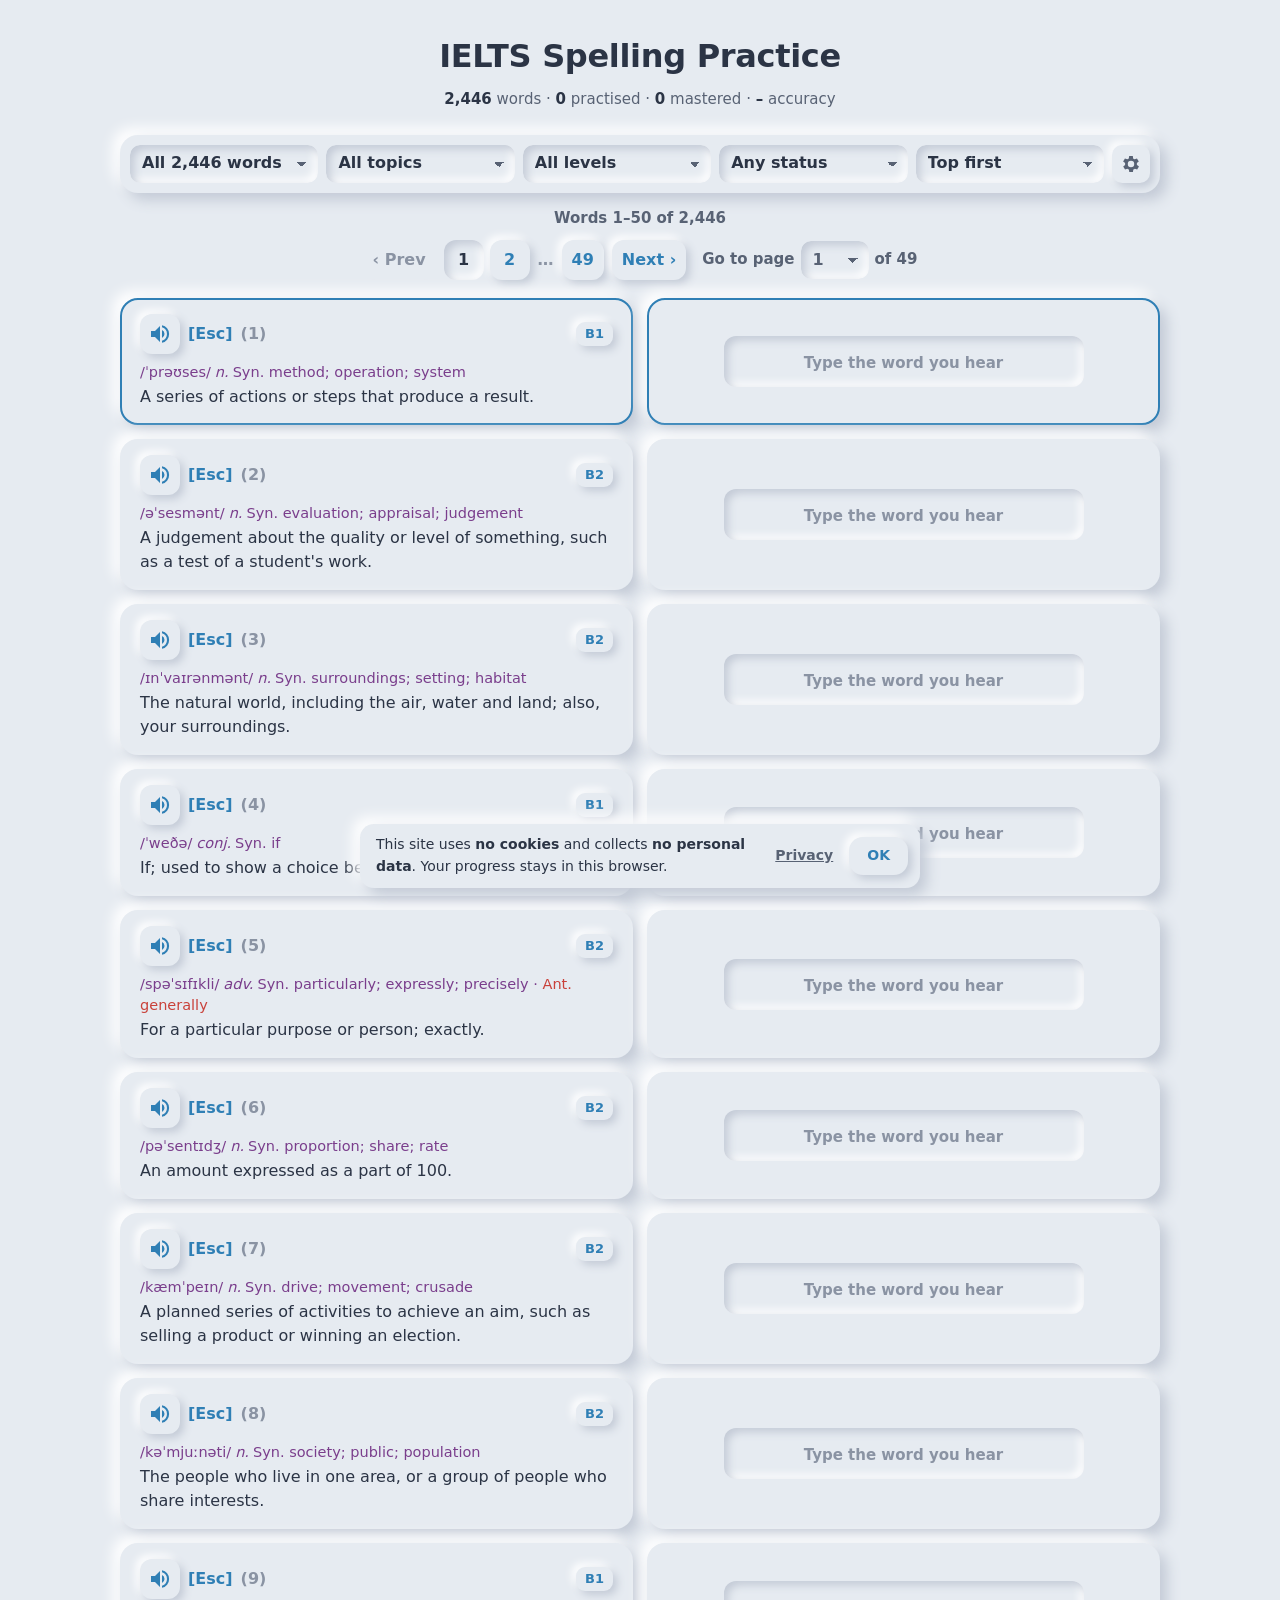
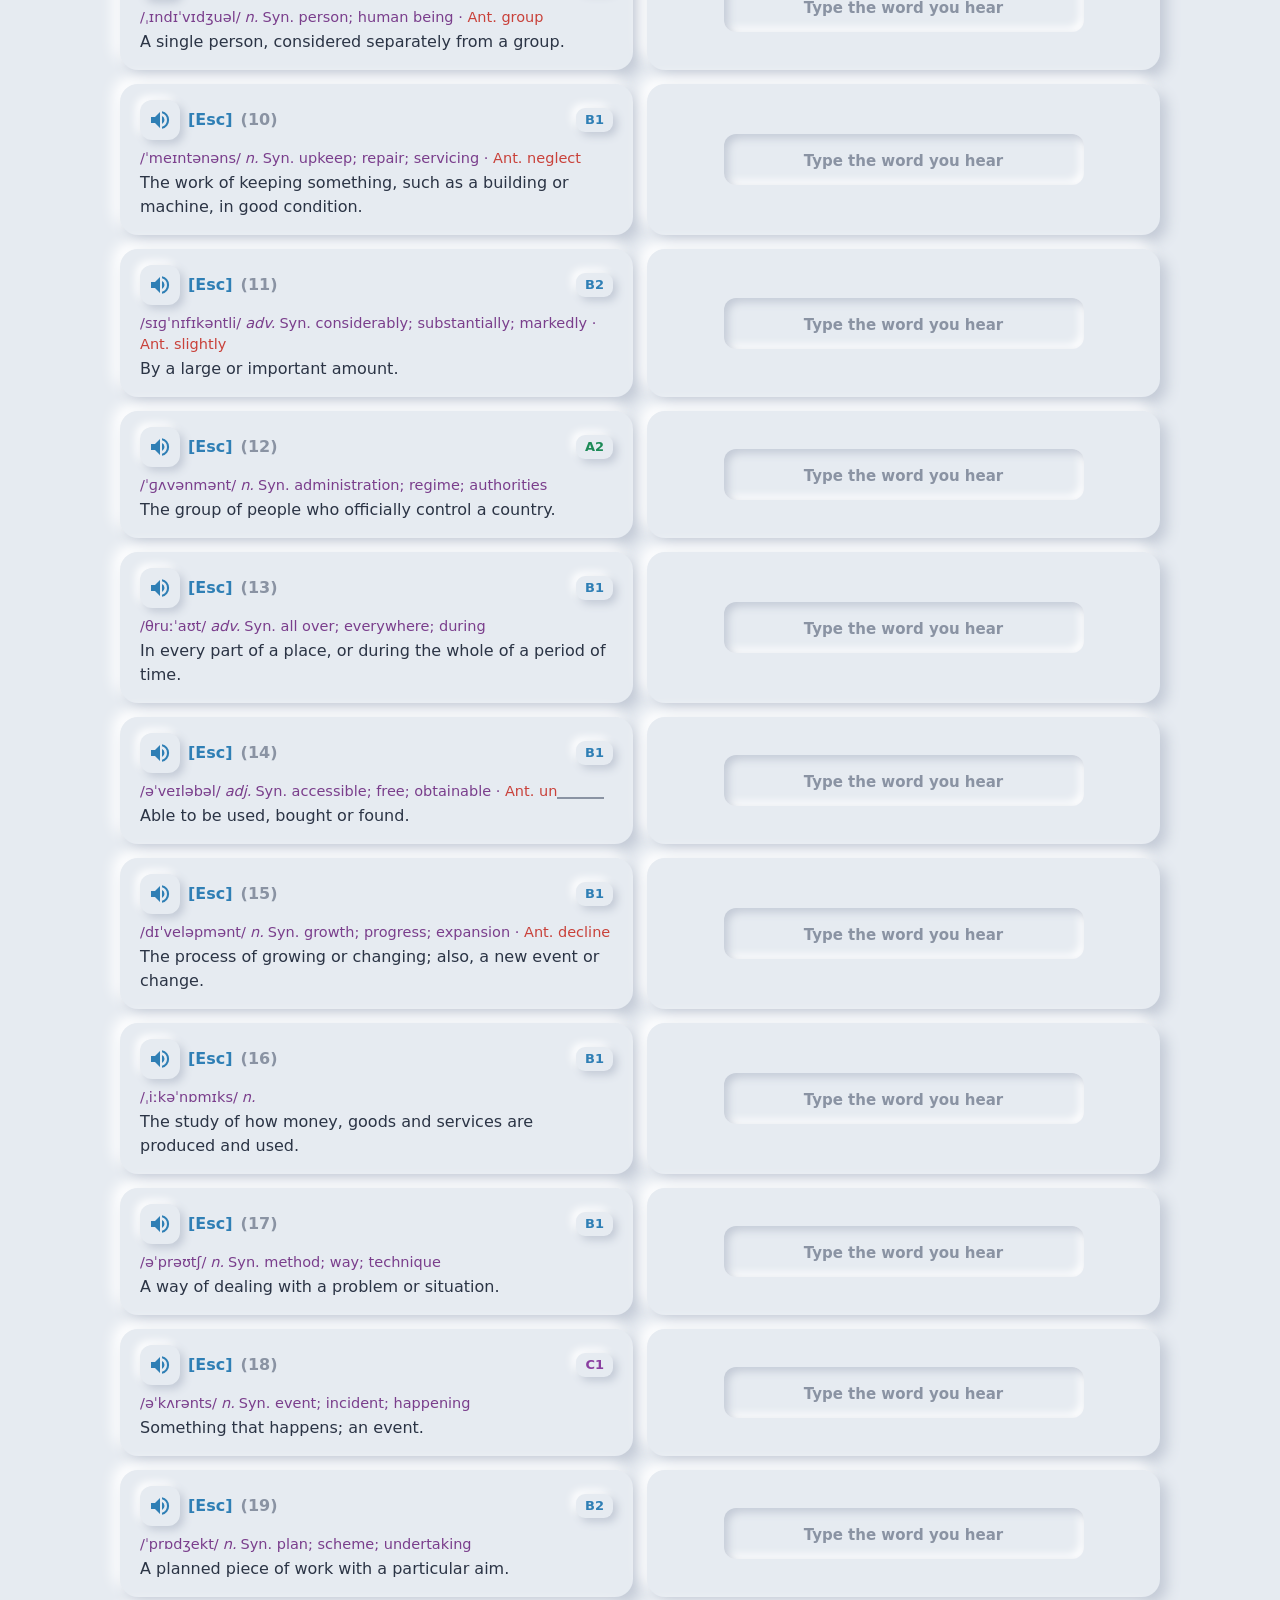
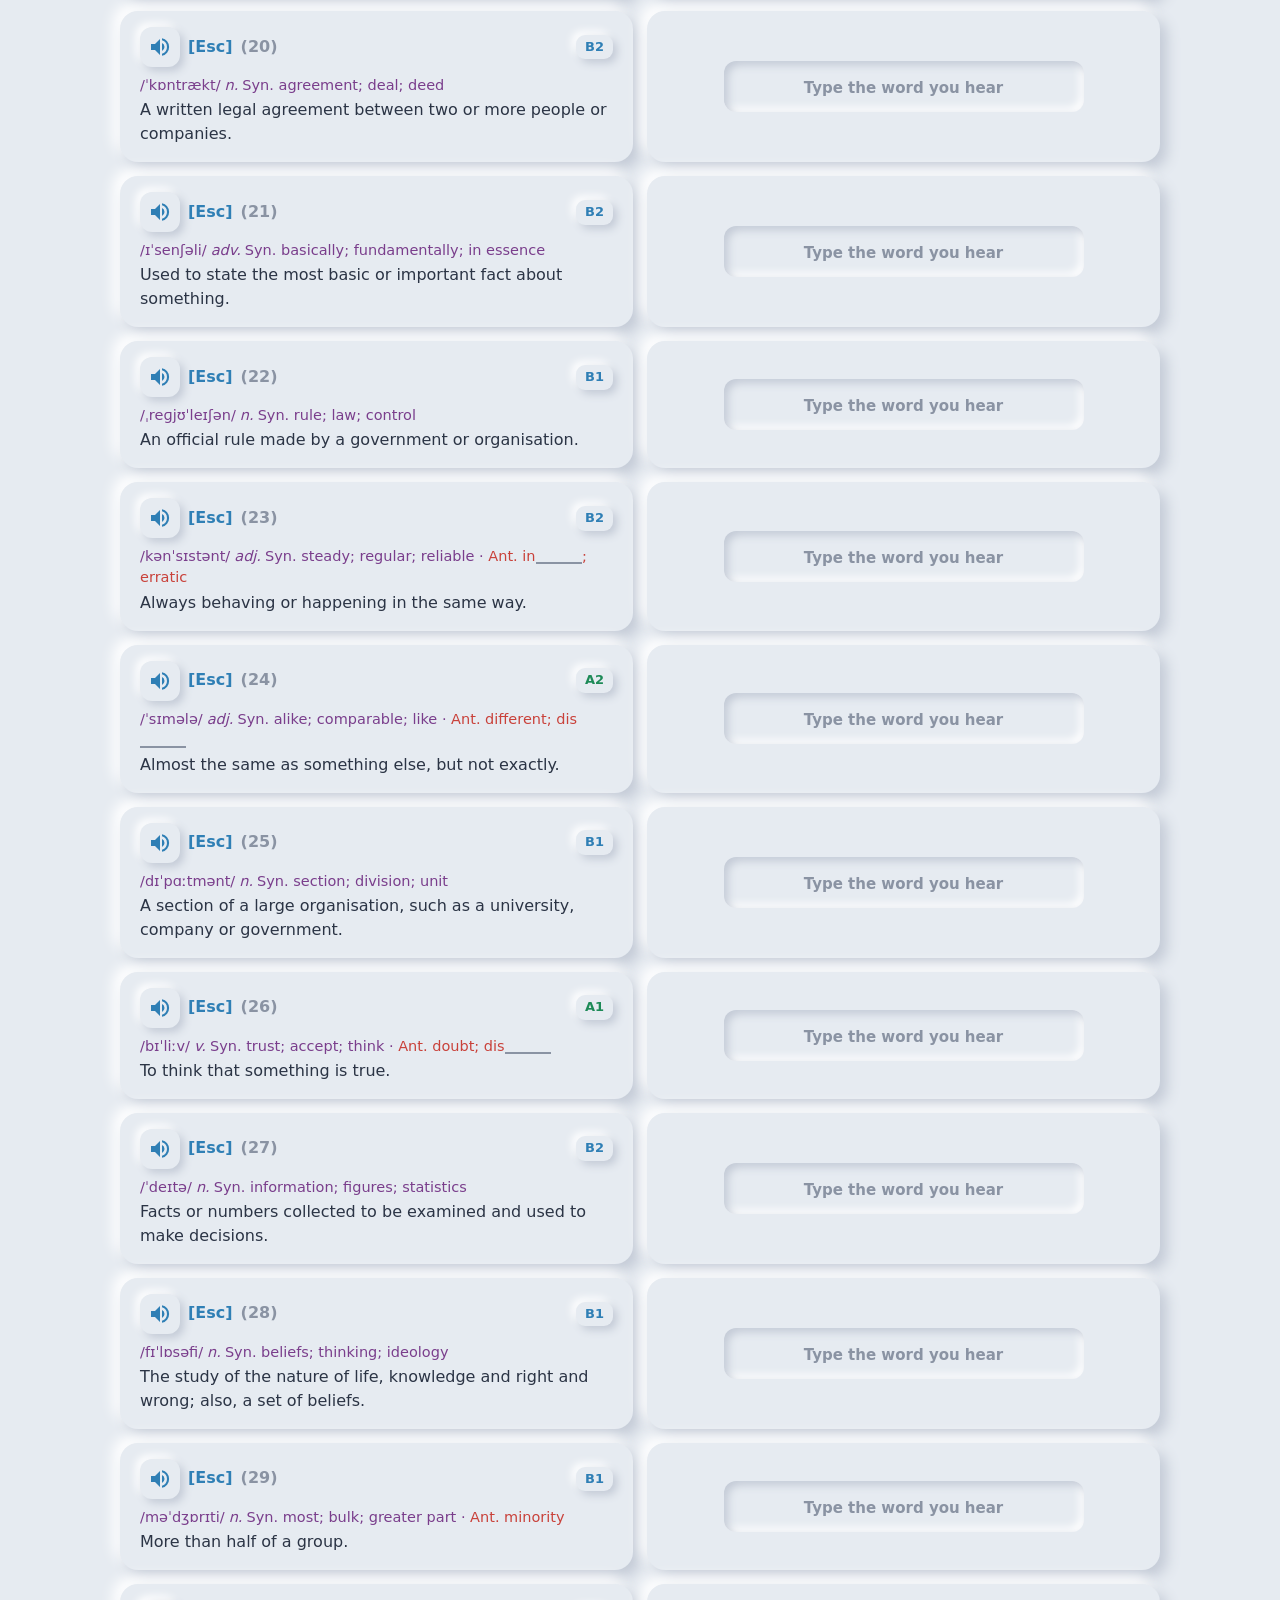
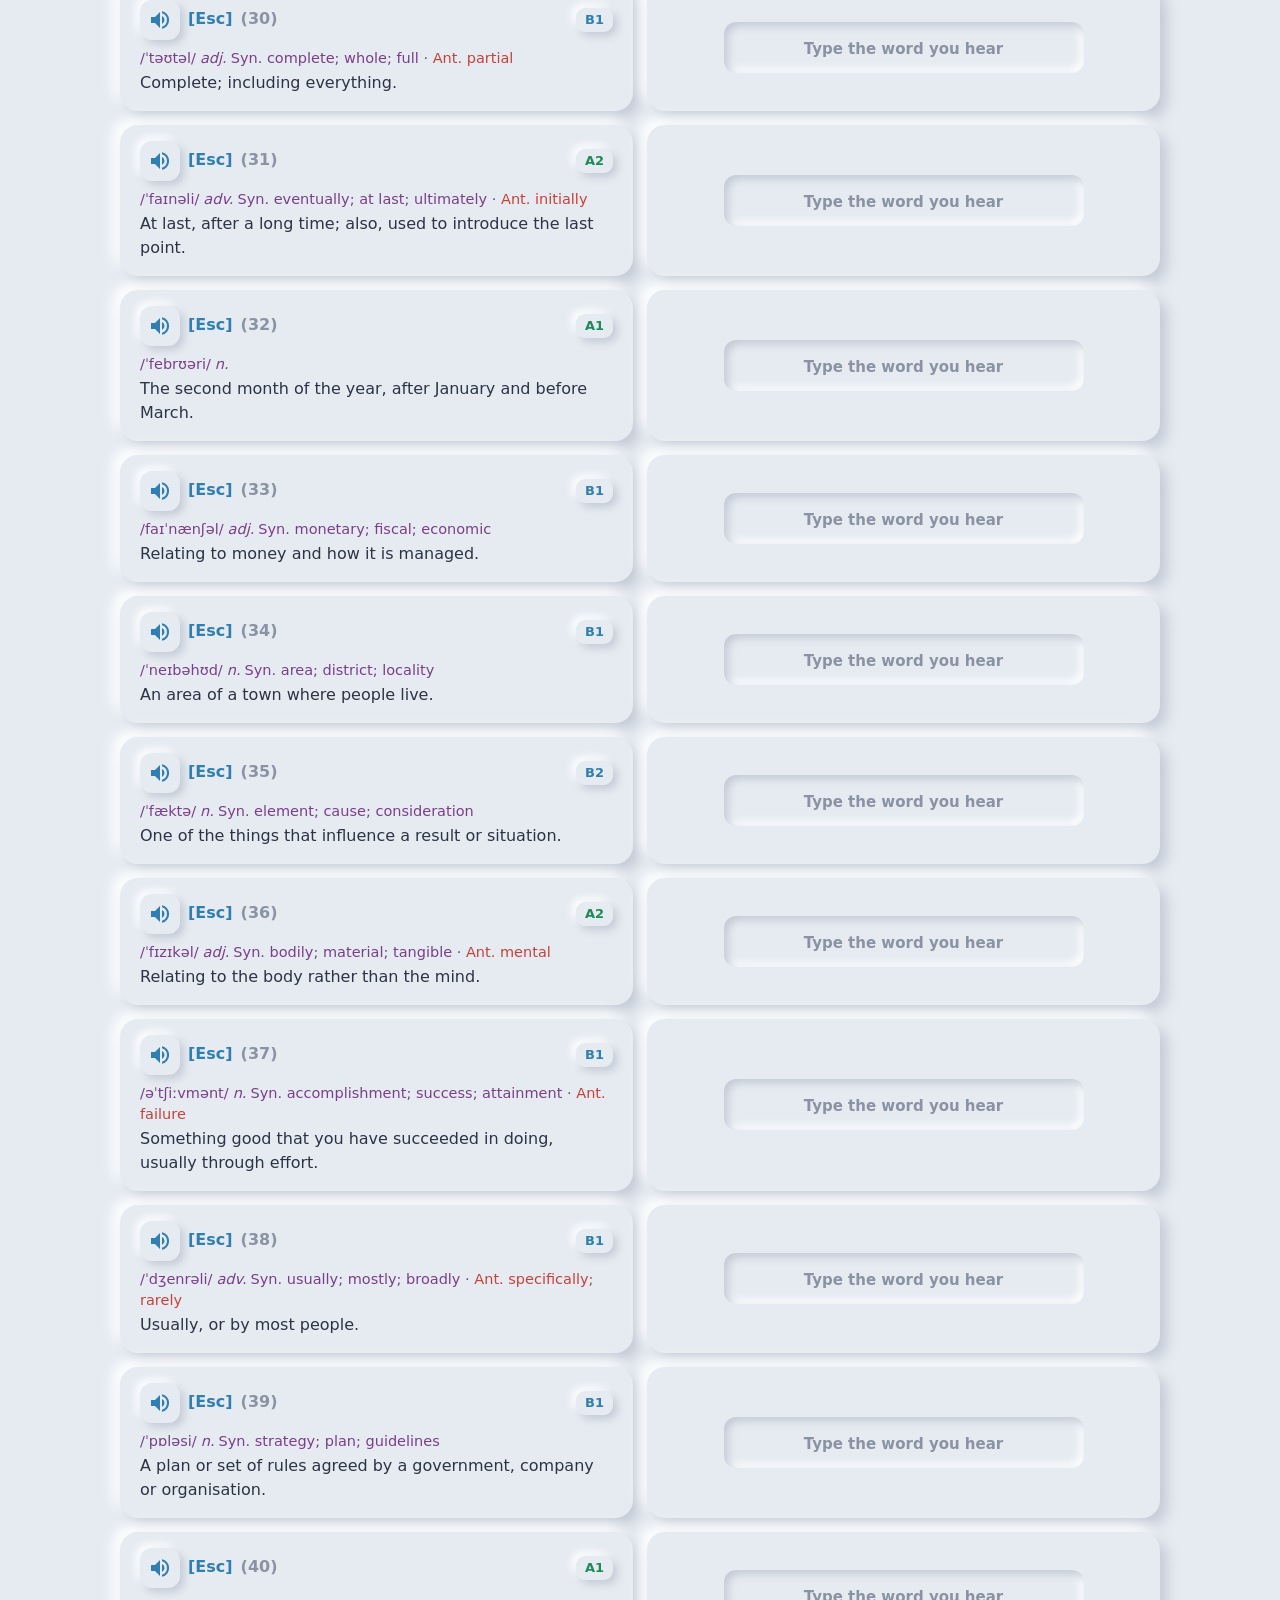
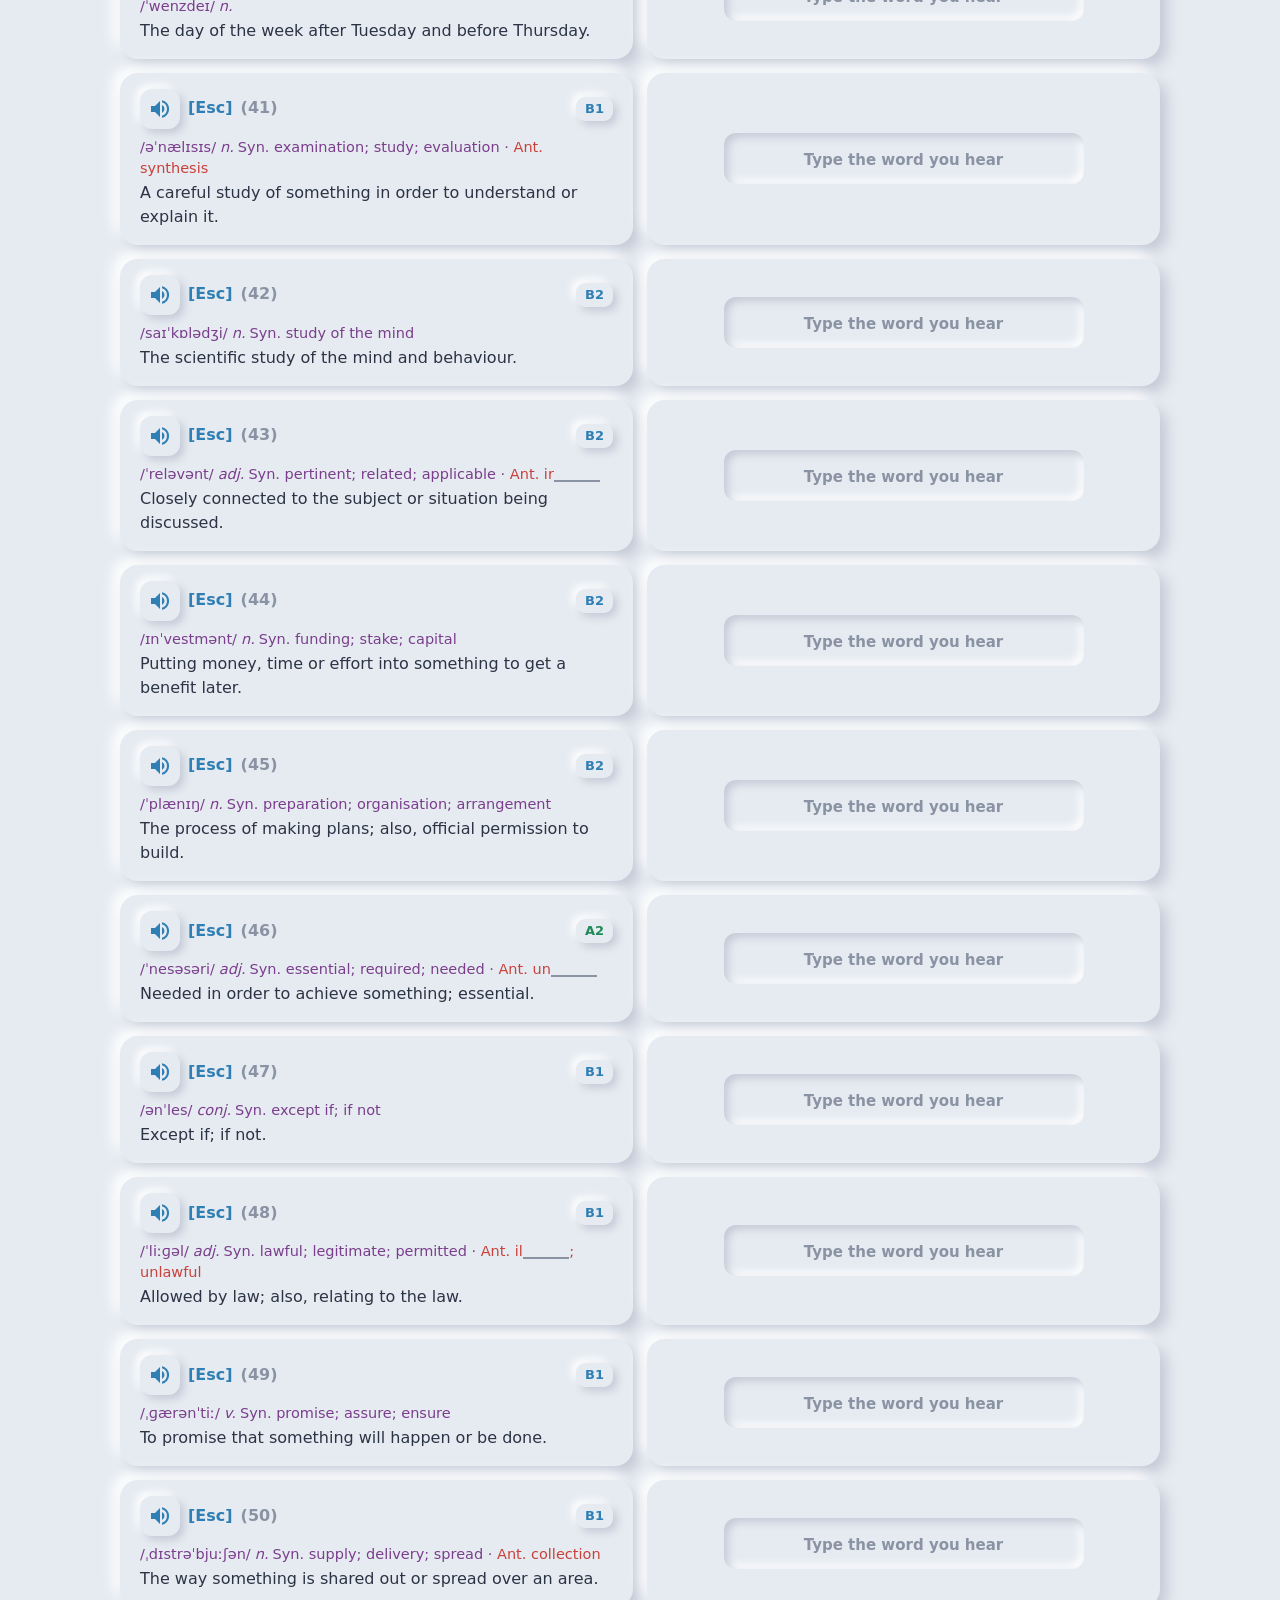
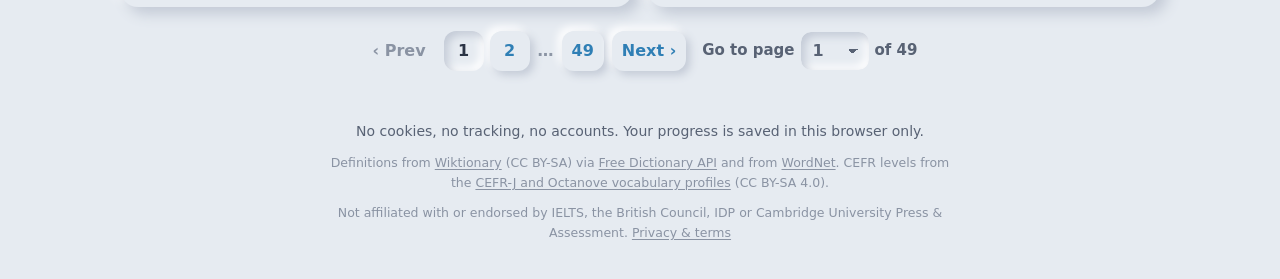
<file: index.html>
<!doctype html>
<html lang="en">
<head>
  <meta charset="utf-8">
  <meta name="viewport" content="width=device-width, initial-scale=1, viewport-fit=cover">
  <meta name="theme-color" content="#e6ebf1">
  <title>IELTS Spelling Practice</title>
  <meta name="description" content="Free IELTS spelling practice: listen to 2,400+ common IELTS words, type them, and learn their meanings, synonyms and antonyms.">
  <link rel="icon" href="favicon.svg" type="image/svg+xml">
  <link rel="stylesheet" href="css/styles.css">
</head>
<body>
  <header class="header">
    <h1 class="title">IELTS Spelling Practice</h1>
    <p class="stats" id="stats"></p>
  </header>

  <main class="main">
    <section class="toolbar" aria-label="Choose words">
      <div class="filters">
        <select id="top" aria-label="Word list">
          <option value="100">Top 100</option>
          <option value="300">Top 300</option>
          <option value="500">Top 500</option>
          <option value="1000">Top 1,000</option>
          <option value="1500">Top 1,500</option>
          <option value="all">All words</option>
        </select>
        <select id="topic" aria-label="Topic"></select>
        <select id="level" aria-label="CEFR level">
          <option value="all">All levels</option>
          <option value="A1">A1 · Beginner</option>
          <option value="A2">A2 · Elementary</option>
          <option value="B1">B1 · Intermediate</option>
          <option value="B2">B2 · Upper-intermediate</option>
          <option value="C1">C1 · Advanced</option>
          <option value="C2">C2 · Proficient</option>
        </select>
        <select id="status" aria-label="Show">
          <option value="all">Any status</option>
          <option value="new">New words</option>
          <option value="weak">My mistakes</option>
          <option value="notmastered">Not mastered</option>
        </select>
        <select id="order" aria-label="Order">
          <option value="rank">Top first</option>
          <option value="random">Random</option>
          <option value="alpha">A to Z</option>
        </select>
        <button class="gear" id="settingsBtn" type="button" aria-label="Settings" aria-expanded="false" aria-controls="settings">
          <svg viewBox="0 0 24 24" width="22" height="22" aria-hidden="true"><path fill="currentColor" d="M19.4 13a7.5 7.5 0 0 0 0-2l2.1-1.6-2-3.5-2.5 1a7.4 7.4 0 0 0-1.7-1L15 3.3h-4l-.4 2.6a7.4 7.4 0 0 0-1.7 1l-2.5-1-2 3.5L6.6 11a7.5 7.5 0 0 0 0 2l-2.1 1.6 2 3.5 2.5-1c.5.4 1.1.7 1.7 1l.4 2.6h4l.4-2.6c.6-.3 1.2-.6 1.7-1l2.5 1 2-3.5-2.1-1.6ZM13 15.5a3.5 3.5 0 1 1 0-7 3.5 3.5 0 0 1 0 7Z" transform="translate(-1 0)"/></svg>
          <span class="gear-label">Settings</span>
        </button>
      </div>
      <div class="settings" id="settings" hidden>
        <label class="field">
          <span>Words per page</span>
          <select id="count">
            <option value="20">20</option>
            <option value="30">30</option>
            <option value="50">50</option>
            <option value="100">100</option>
          </select>
        </label>
        <label class="field">
          <span>Mistakes allowed</span>
          <select id="maxMistakes">
            <option value="1">1</option>
            <option value="2">2</option>
            <option value="3">3</option>
            <option value="5">5</option>
            <option value="7">7</option>
            <option value="10">10</option>
            <option value="0">Unlimited</option>
          </select>
        </label>
        <label class="field">
          <span>Show wrong letter</span>
          <select id="wrongMs">
            <option value="0">Don't show</option>
            <option value="300">0.3 s</option>
            <option value="500">0.5 s</option>
            <option value="1000">1 s</option>
            <option value="2000">2 s</option>
          </select>
        </label>
        <label class="field">
          <span>Voice</span>
          <select id="voice"></select>
        </label>
        <label class="field">
          <span>Speed</span>
          <select id="rate">
            <option value="0.6">Slow</option>
            <option value="0.85">Normal</option>
            <option value="1">Fast</option>
          </select>
        </label>
        <div class="settings-actions">
          <button class="link" id="exportBtn" type="button">Export PDF</button>
          <button class="link" id="resetBtn" type="button">Reset progress</button>
          <button class="link danger" id="resetAllBtn" type="button">Reset all</button>
        </div>
      </div>
    </section>

    <p class="list-info" id="listInfo"></p>
    <nav class="pager" aria-label="Pages, top" hidden></nav>

    <section class="rows" id="rows"></section>

    <nav class="pager pager-bottom" aria-label="Pages, bottom" hidden></nav>
    <div class="more">
      <button class="btn" id="shuffleBtn" type="button">New random set</button>
    </div>
  </main>

  <footer class="footer">
    <p class="saved-note">No cookies, no tracking, no accounts. Your progress is saved in this browser only.</p>
    <p class="credits">
      Definitions from <a href="https://en.wiktionary.org" rel="noopener noreferrer" target="_blank">Wiktionary</a> (CC BY-SA)
      via <a href="https://dictionaryapi.dev" rel="noopener noreferrer" target="_blank">Free Dictionary API</a> and from
      <a href="https://wordnet.princeton.edu" rel="noopener noreferrer" target="_blank">WordNet</a>.
      CEFR levels from the <a href="https://github.com/openlanguageprofiles/olp-en-cefrj" rel="noopener noreferrer" target="_blank">CEFR-J and Octanove vocabulary profiles</a> (CC BY-SA 4.0).
    </p>
    <p class="credits">
      Not affiliated with or endorsed by IELTS, the British Council, IDP or Cambridge University Press &amp; Assessment.
      <a href="privacy.html">Privacy &amp; terms</a>
    </p>
  </footer>

  <div class="notice" id="notice" role="region" aria-label="Privacy notice" hidden>
    <p>This site uses <b>no cookies</b> and collects <b>no personal data</b>. Your progress stays in this browser.</p>
    <div class="notice-actions">
      <a class="link" href="privacy.html">Privacy</a>
      <button class="btn" id="noticeOk" type="button">OK</button>
    </div>
  </div>

  <button class="to-top" id="toTop" type="button" aria-label="Back to top" title="Back to top" hidden>↑</button>

  <script src="data/words.js"></script>
  <script src="js/app.js"></script>
</body>
</html>
</file>
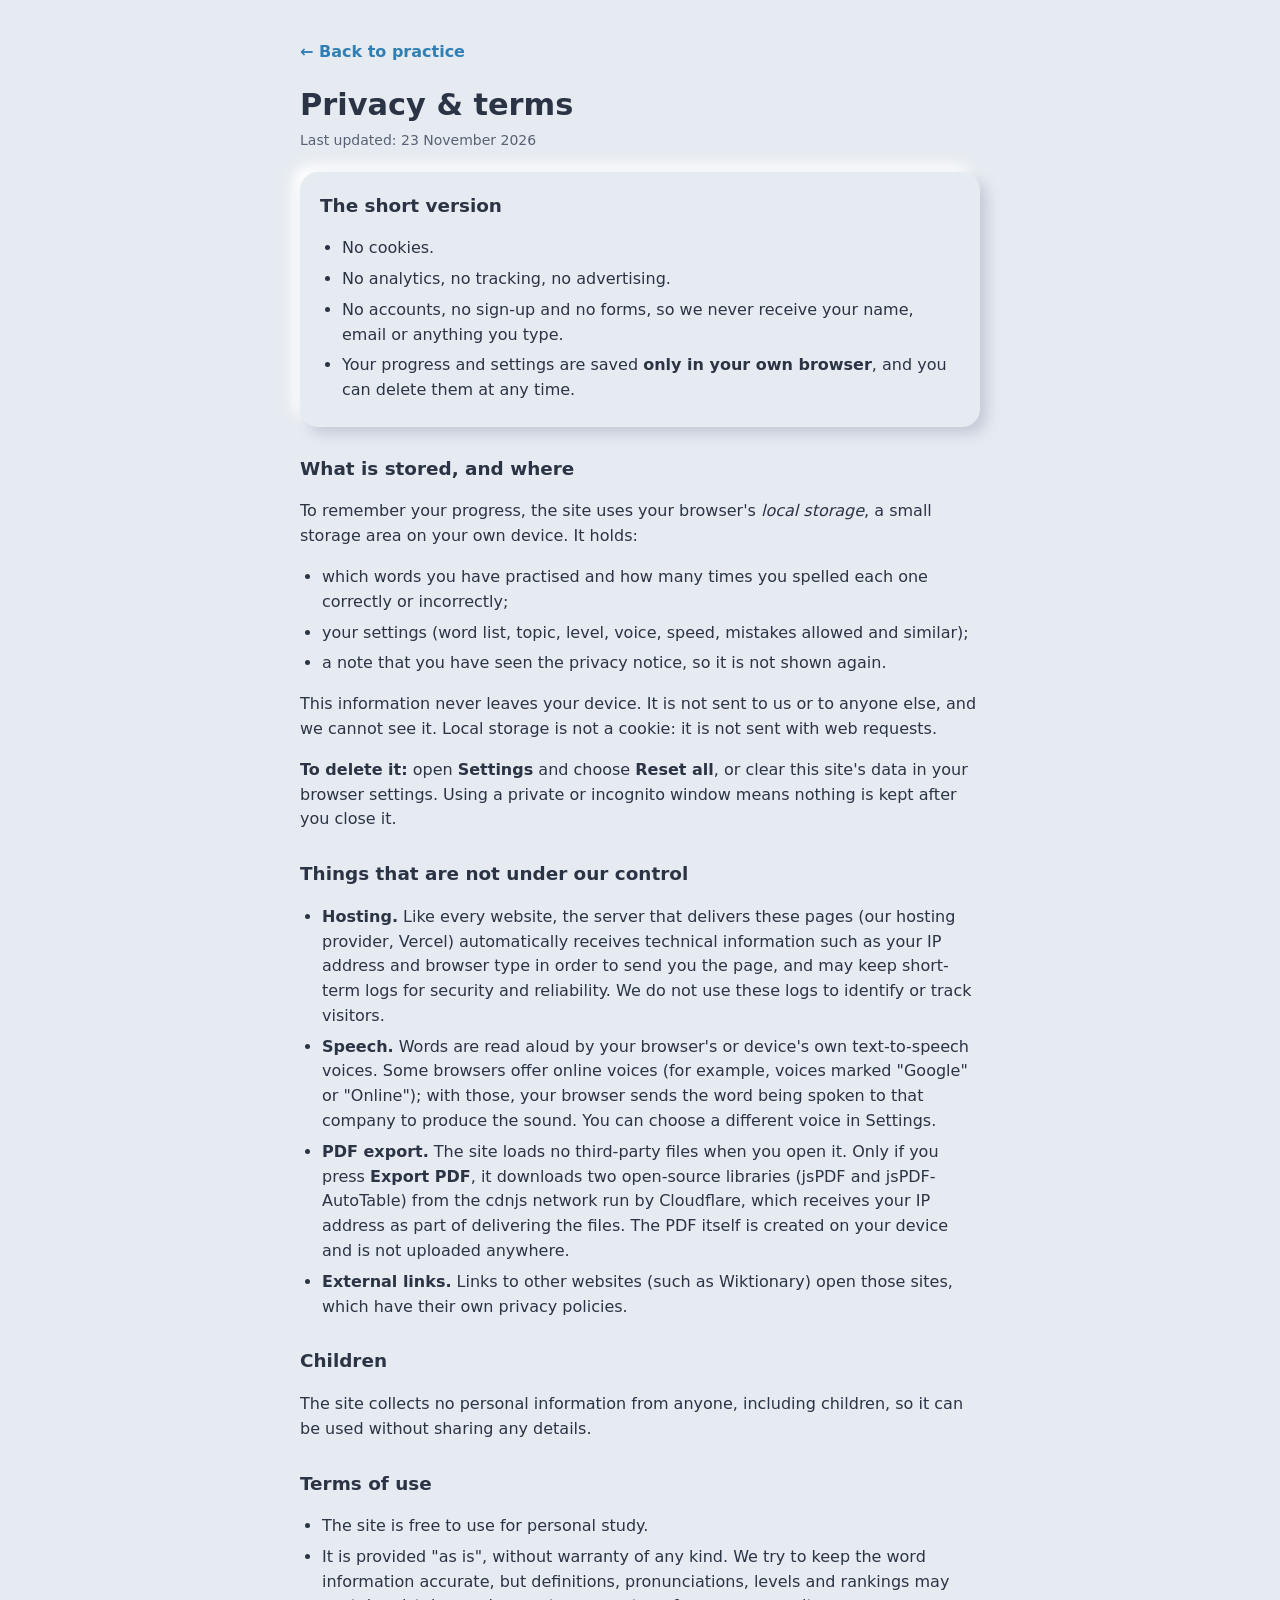
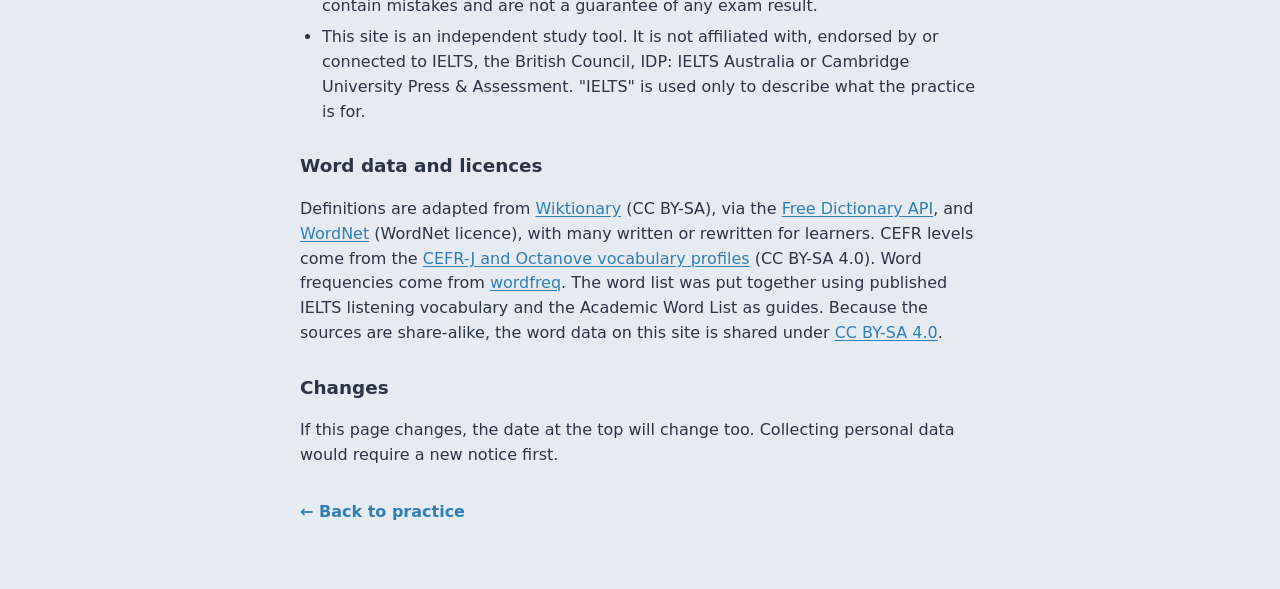
<file: privacy.html>
<!doctype html>
<html lang="en">
<head>
  <meta charset="utf-8">
  <meta name="viewport" content="width=device-width, initial-scale=1, viewport-fit=cover">
  <meta name="theme-color" content="#e6ebf1">
  <title>Privacy &amp; terms · IELTS Spelling Practice</title>
  <meta name="description" content="IELTS Spelling Practice uses no cookies, no tracking and no accounts. Your progress stays in your own browser.">
  <link rel="icon" href="favicon.svg" type="image/svg+xml">
  <link rel="stylesheet" href="css/styles.css">
</head>
<body>
  <main class="doc">
    <p><a class="back" href="./">← Back to practice</a></p>
    <h1>Privacy &amp; terms</h1>
    <p class="updated">Last updated: 23 November 2026</p>

    <section class="doc-card">
      <h2>The short version</h2>
      <ul>
        <li>No cookies.</li>
        <li>No analytics, no tracking, no advertising.</li>
        <li>No accounts, no sign-up and no forms, so we never receive your name, email or anything you type.</li>
        <li>Your progress and settings are saved <b>only in your own browser</b>, and you can delete them at any time.</li>
      </ul>
    </section>

    <h2>What is stored, and where</h2>
    <p>
      To remember your progress, the site uses your browser's <i>local storage</i>, a small storage area on your own device.
      It holds:
    </p>
    <ul>
      <li>which words you have practised and how many times you spelled each one correctly or incorrectly;</li>
      <li>your settings (word list, topic, level, voice, speed, mistakes allowed and similar);</li>
      <li>a note that you have seen the privacy notice, so it is not shown again.</li>
    </ul>
    <p>
      This information never leaves your device. It is not sent to us or to anyone else, and we cannot see it.
      Local storage is not a cookie: it is not sent with web requests.
    </p>
    <p>
      <b>To delete it:</b> open <b>Settings</b> and choose <b>Reset all</b>, or clear this site's data in your browser settings.
      Using a private or incognito window means nothing is kept after you close it.
    </p>

    <h2>Things that are not under our control</h2>
    <ul>
      <li>
        <b>Hosting.</b> Like every website, the server that delivers these pages (our hosting provider, Vercel) automatically
        receives technical information such as your IP address and browser type in order to send you the page, and may keep
        short-term logs for security and reliability. We do not use these logs to identify or track visitors.
      </li>
      <li>
        <b>Speech.</b> Words are read aloud by your browser's or device's own text-to-speech voices. Some browsers offer
        online voices (for example, voices marked "Google" or "Online"); with those, your browser sends the word being spoken
        to that company to produce the sound. You can choose a different voice in Settings.
      </li>
      <li>
        <b>PDF export.</b> The site loads no third-party files when you open it. Only if you press <b>Export PDF</b>, it downloads two
        open-source libraries (jsPDF and jsPDF-AutoTable) from the cdnjs network run by Cloudflare, which receives your IP address as part of
        delivering the files. The PDF itself is created on your device and is not uploaded anywhere.
      </li>
      <li>
        <b>External links.</b> Links to other websites (such as Wiktionary) open those sites, which have their own privacy policies.
      </li>
    </ul>

    <h2>Children</h2>
    <p>The site collects no personal information from anyone, including children, so it can be used without sharing any details.</p>

    <h2>Terms of use</h2>
    <ul>
      <li>The site is free to use for personal study.</li>
      <li>
        It is provided "as is", without warranty of any kind. We try to keep the word information accurate, but definitions,
        pronunciations, levels and rankings may contain mistakes and are not a guarantee of any exam result.
      </li>
      <li>
        This site is an independent study tool. It is not affiliated with, endorsed by or connected to IELTS, the British Council,
        IDP: IELTS Australia or Cambridge University Press &amp; Assessment. "IELTS" is used only to describe what the practice is for.
      </li>
    </ul>

    <h2>Word data and licences</h2>
    <p>
      Definitions are adapted from <a href="https://en.wiktionary.org" rel="noopener noreferrer" target="_blank">Wiktionary</a>
      (CC BY-SA), via the <a href="https://dictionaryapi.dev" rel="noopener noreferrer" target="_blank">Free Dictionary API</a>,
      and <a href="https://wordnet.princeton.edu" rel="noopener noreferrer" target="_blank">WordNet</a> (WordNet licence), with many
      written or rewritten for learners. CEFR levels come from the
      <a href="https://github.com/openlanguageprofiles/olp-en-cefrj" rel="noopener noreferrer" target="_blank">CEFR-J and Octanove vocabulary profiles</a>
      (CC BY-SA 4.0). Word frequencies come from <a href="https://github.com/rspeer/wordfreq" rel="noopener noreferrer" target="_blank">wordfreq</a>.
      The word list was put together using published IELTS listening vocabulary and the Academic Word List as guides.
      Because the sources are share-alike, the word data on this site is shared under
      <a href="https://creativecommons.org/licenses/by-sa/4.0/" rel="noopener noreferrer" target="_blank">CC BY-SA 4.0</a>.
    </p>

    <h2>Changes</h2>
    <p>If this page changes, the date at the top will change too. Collecting personal data would require a new notice first.</p>

    <p class="back-bottom"><a class="back" href="./">← Back to practice</a></p>
  </main>
</body>
</html>
</file>
<file: css/styles.css>
/* IELTS Spelling Practice: soft neumorphic light theme */
:root {
  --bg: #e6ebf1;
  --text: #2b3445;
  --muted: #586274;
  --faint: #8a93a3;
  --accent: #2f7fb5;
  --accent-soft: #d6e6f3;
  --ok: #1d8a57;
  --ok-soft: #dcefe5;
  --bad: #c9413a;
  --bad-soft: #f5e0df;
  --warn: #a86a12;
  --light: #ffffff;
  --shade: #c3cad6;
  --raised: 7px 7px 14px var(--shade), -7px -7px 14px var(--light);
  --raised-sm: 4px 4px 8px var(--shade), -4px -4px 8px var(--light);
  --inset: inset 4px 4px 8px var(--shade), inset -4px -4px 8px var(--light);
  --radius: 18px;
  /* System fonts only: no font requests to third parties */
  --font: ui-rounded, "SF Pro Rounded", "Nunito", system-ui, -apple-system, "Segoe UI", Roboto, "Helvetica Neue", Arial, sans-serif;
}

*, *::before, *::after { box-sizing: border-box; }
html { -webkit-text-size-adjust: 100%; scrollbar-color: var(--shade) var(--bg); }
body {
  margin: 0;
  background: var(--bg);
  color: var(--text);
  font: 16px/1.55 var(--font);
  -webkit-font-smoothing: antialiased;
}
button, input, select { font: inherit; color: inherit; }
button { cursor: pointer; }
[hidden] { display: none !important; }
::selection { background: var(--accent-soft); }
:focus-visible { outline: 2px solid var(--accent); outline-offset: 3px; }


/* ---------- Header ---------- */
.header {
  max-width: 1080px;
  margin: 0 auto;
  padding: 32px 20px 8px;
  text-align: center;
}
.title { margin: 0; font-size: 2rem; font-weight: 800; letter-spacing: -0.01em; }
.stats { margin: 6px 0 0; color: var(--muted); font-size: 15px; }
.stats b { color: var(--text); }

.main { max-width: 1080px; margin: 0 auto; padding: 16px max(20px, env(safe-area-inset-right)) 40px max(20px, env(safe-area-inset-left)); }

/* ---------- Toolbar ---------- */
.toolbar {
  display: flex;
  flex-wrap: wrap;
  align-items: flex-start;
  gap: 8px;
  padding: 10px;
  border-radius: var(--radius);
  box-shadow: var(--raised);
}
.filters { flex: 1; min-width: 0; display: grid; grid-template-columns: repeat(5, minmax(0, 1fr)) auto; gap: 8px; }
.gear {
  display: grid;
  place-items: center;
  width: 38px;
  height: 38px;
  flex: none;
  border: 0;
  border-radius: 10px;
  background: var(--bg);
  color: var(--muted);
  box-shadow: var(--raised-sm);
}
.gear-label { display: none; }
.gear[aria-expanded="true"] { box-shadow: var(--inset); color: var(--accent); }
.settings {
  flex-basis: 100%;
  display: grid;
  grid-template-columns: repeat(5, minmax(0, 1fr));
  gap: 6px 8px;
  padding-top: 8px;
  border-top: 1px solid var(--shade);
}
.settings .field { gap: 2px; }
.settings .field > span { font-size: 12px; padding-left: 2px; }
.settings select { height: 34px; }
.settings-actions { grid-column: 1 / -1; display: flex; flex-wrap: wrap; justify-content: center; gap: 0 12px; margin-bottom: -6px; }
.settings-actions .link { min-height: 36px; padding: 6px 8px; }
.field { display: grid; gap: 4px; min-width: 0; }
.field > span { font-size: 13px; font-weight: 700; color: var(--muted); padding-left: 4px; }
select {
  width: 100%;
  appearance: none;
  -webkit-appearance: none;
  border: 0;
  border-radius: 10px;
  height: 38px;
  padding: 0 28px 0 12px;
  background-color: var(--bg);
  box-shadow: var(--inset);
  font-size: 16px; /* 16px+ stops iOS zooming in on focus */
  font-weight: 600;
  text-overflow: ellipsis;
  background-image: linear-gradient(45deg, transparent 50%, var(--muted) 50%), linear-gradient(135deg, var(--muted) 50%, transparent 50%);
  background-position: calc(100% - 16px) 52%, calc(100% - 11px) 52%;
  background-size: 5px 5px;
  background-repeat: no-repeat;
}


.list-info { margin: 14px 0 10px; text-align: center; color: var(--muted); font-weight: 600; font-size: 15px; }

/* ---------- Word rows ---------- */
.rows { display: grid; gap: 14px; }
.row { scroll-margin-top: 12px; }
.row {
  display: grid;
  grid-template-columns: minmax(0, 1fr) minmax(0, 1fr);
  gap: 14px;
}
.card {
  padding: 14px 18px;
  border-radius: var(--radius);
  background: var(--bg);
  box-shadow: var(--raised);
  border: 2px solid transparent;
  transition: border-color 0.2s ease, box-shadow 0.2s ease;
}
.row.active .card { border-color: var(--accent); }

/* Left card: clue */
.info-head { display: flex; align-items: center; gap: 8px; }
.speak {
  display: grid;
  place-items: center;
  width: 40px;
  height: 40px;
  flex: none;
  border: 0;
  border-radius: 12px;
  background: var(--bg);
  color: var(--accent);
  box-shadow: var(--raised-sm);
  transition: box-shadow 0.15s ease;
}
.speak:active, .speak.playing { box-shadow: var(--inset); }
.esc { font-weight: 700; color: var(--accent); }
.num { color: var(--faint); font-weight: 600; }
.mark { margin-left: auto; flex: none; width: 10px; height: 10px; border-radius: 50%; background: transparent; }
.mark.mastered { background: var(--ok); }
.mark.weak { background: var(--bad); }
.mark.weak.almost { background: var(--warn); }
.cefr { padding: 2px 9px; border-radius: 9px; font-size: 13px; font-weight: 800; box-shadow: var(--raised-sm); }
.cefr-A { color: var(--ok); }
.cefr-B { color: var(--accent); }
.cefr-C { color: #8a3fa0; }

.meta { margin: 8px 0 2px; font-size: 14.5px; line-height: 1.45; color: #7a3e8c; }
.meta .pos { font-style: italic; margin: 0 4px; }
.meta .ant { color: var(--bad); }
.def { margin: 0; font-size: 16px; line-height: 1.5; }
.ex { margin: 4px 0 0; font-size: 14.5px; color: var(--muted); font-style: italic; }
.blank { display: inline-block; width: 3.2em; border-bottom: 2px solid var(--faint); vertical-align: -3px; }

/* Right card: answer */
.answer-card { display: flex; flex-direction: column; align-items: center; justify-content: center; gap: 10px; }
.feedback:empty { display: none; }
.answer {
  width: min(100%, 360px);
  padding: 10px 14px;
  border: 0;
  border-radius: 12px;
  background: var(--bg);
  box-shadow: var(--inset);
  font-size: 20px;
  font-weight: 700;
  letter-spacing: 0.03em;
  text-align: center;
  caret-color: var(--accent);
}
.answer:focus { outline: none; }
.answer:focus-visible { outline: 2px solid var(--accent); outline-offset: 3px; }
.answer[readonly] { cursor: default; }
.answer.wrong { color: var(--bad); }
.answer::placeholder { color: var(--faint); font-weight: 600; letter-spacing: 0; font-size: 15px; }

.tries { display: grid; gap: 8px; justify-items: center; color: var(--bad); font-size: 14px; font-weight: 700; text-align: center; }
.dots { display: flex; gap: 6px; }
.dots i { width: 11px; height: 11px; border-radius: 50%; box-shadow: var(--inset); }
.dots i.used { background: var(--bad); box-shadow: none; }
.answer-card.shake { animation: shake 0.32s ease; }
@keyframes shake { 20%, 60% { transform: translateX(-5px); } 40%, 80% { transform: translateX(5px); } }
.result { text-align: center; display: grid; gap: 4px; justify-items: center; }
.result .verdict { display: inline-flex; align-items: center; gap: 6px; font-weight: 800; font-size: 15px; }
.result.ok .verdict { color: var(--ok); }
.result.bad .verdict { color: var(--bad); }
.result.warn .verdict { color: var(--warn); }
.word .good { color: var(--ok); }
.word .miss { color: var(--bad); text-decoration: underline; text-decoration-thickness: 2px; text-underline-offset: 4px; }
.result .word { font-size: 22px; font-weight: 800; letter-spacing: 0.02em; }
.row.ok .answer-card { border-color: color-mix(in srgb, var(--ok) 55%, transparent); }
.row.bad .answer-card { border-color: color-mix(in srgb, var(--bad) 55%, transparent); }
.row.warn .answer-card { border-color: color-mix(in srgb, var(--warn) 55%, transparent); }

/* ---------- Pages & footer ---------- */
.pager { display: flex; justify-content: center; align-items: center; flex-wrap: wrap; gap: 10px 8px; margin: 0 0 18px; }
.pager[hidden] { display: none; }
.pager-bottom { margin: 24px 0 0; }
.page-nums { display: flex; align-items: center; gap: 6px; }
.page-btn {
  min-width: 40px;
  height: 40px;
  padding: 0 10px;
  border: 0;
  border-radius: 12px;
  background: var(--bg);
  box-shadow: var(--raised-sm);
  font-weight: 700;
  color: var(--accent);
  cursor: pointer;
}
.page-btn:active, .page-btn[aria-current="page"] { box-shadow: var(--inset); }
.page-btn[aria-current="page"] { color: var(--text); }
.page-btn:disabled { color: var(--faint); box-shadow: none; cursor: default; }
.page-gap { color: var(--faint); font-weight: 700; padding: 0 2px; }
.page-jump { display: flex; align-items: center; gap: 6px; margin-left: 8px; color: var(--muted); font-weight: 600; font-size: 15px; }
.page-jump select { width: auto; min-width: 68px; }
.more { display: flex; justify-content: center; gap: 16px; flex-wrap: wrap; margin-top: 24px; }
.more:not(:has(:not([hidden]))) { display: none; }
.btn {
  border: 0;
  padding: 11px 20px;
  border-radius: 14px;
  background: var(--bg);
  box-shadow: var(--raised-sm);
  font-weight: 700;
  color: var(--accent);
}
.btn:active { box-shadow: var(--inset); }

.empty { padding: 40px 20px; text-align: center; color: var(--muted); border-radius: var(--radius); box-shadow: var(--inset); }

.footer { padding: 10px 20px max(36px, env(safe-area-inset-bottom)); text-align: center; }
.saved-note { margin: 0; color: var(--muted); font-size: 14px; }
.link.danger { color: var(--bad); }
.link:disabled { color: var(--faint); cursor: progress; }
.credits { max-width: 640px; margin: 10px auto 0; color: var(--faint); font-size: 12.5px; line-height: 1.6; }
.credits a { color: inherit; text-underline-offset: 2px; }
.link { min-height: 44px; border: 0; background: none; padding: 10px 12px; color: var(--muted); font-size: 14px; font-weight: 600; cursor: pointer; }
.link:hover { color: var(--accent); text-decoration: underline; text-underline-offset: 3px; }

/* ---------- Privacy notice ---------- */
.notice {
  position: fixed;
  left: 50%;
  bottom: max(12px, env(safe-area-inset-bottom));
  transform: translateX(-50%);
  z-index: 10;
  width: min(560px, calc(100% - 24px));
  display: flex;
  align-items: center;
  gap: 8px 14px;
  padding: 10px 12px 10px 16px;
  border-radius: 14px;
  background: var(--bg);
  box-shadow: var(--raised);
  font-size: 14px;
}
.notice p { margin: 0; flex: 1; color: var(--text); }
.notice-actions { display: flex; align-items: center; gap: 4px; }
.notice .link { display: inline-flex; align-items: center; }
.notice .btn { padding: 8px 18px; }

/* ---------- Privacy & terms page ---------- */
.doc { max-width: 720px; margin: 0 auto; padding: 24px max(20px, env(safe-area-inset-right)) max(48px, env(safe-area-inset-bottom)) max(20px, env(safe-area-inset-left)); }
.doc h1 { margin: 12px 0 2px; font-size: 1.9rem; font-weight: 800; }
.doc h2 { margin: 28px 0 8px; font-size: 1.15rem; font-weight: 800; }
.doc p, .doc li { color: var(--text); }
.doc ul { padding-left: 22px; }
.doc li { margin: 6px 0; }
.doc a { color: var(--accent); text-underline-offset: 2px; }
.doc .updated { margin: 0; color: var(--muted); font-size: 14px; }
.doc-card { margin-top: 20px; padding: 6px 20px 8px; border-radius: var(--radius); box-shadow: var(--raised); }
.doc-card h2 { margin-top: 14px; }
.back { font-weight: 700; text-decoration: none; }
.back:hover { text-decoration: underline; }
.back-bottom { margin-top: 32px; }

/* ---------- Back to top ---------- */
.to-top {
  position: fixed;
  right: max(16px, env(safe-area-inset-right));
  bottom: max(16px, env(safe-area-inset-bottom));
  z-index: 20;
  width: 48px;
  height: 48px;
  border: 0;
  border-radius: 50%;
  background: var(--bg);
  color: var(--accent);
  box-shadow: var(--raised);
  font: inherit;
  font-size: 22px;
  line-height: 1;
  cursor: pointer;
}
.to-top:active { box-shadow: var(--inset); }
.to-top[hidden], .notice:not([hidden]) ~ .to-top { display: none; }

/* ---------- Responsive ---------- */
@media (max-width: 900px) {
  .filters, .settings { grid-template-columns: repeat(2, minmax(0, 1fr)); }
  .gear { width: auto; display: flex; gap: 6px; justify-content: center; font-weight: 700; font-size: 15px; }
  .gear-label { display: inline; }
}
@media (max-width: 640px) {
  .header { padding-top: 22px; }
  .title { font-size: 1.5rem; }
  .main { padding: 12px max(16px, env(safe-area-inset-right)) 32px max(16px, env(safe-area-inset-left)); }
  .toolbar, .filters { gap: 8px; }
  .toolbar { padding: 10px; }
  .rows { gap: 16px; }
  .row { grid-template-columns: minmax(0, 1fr); gap: 0; border-radius: var(--radius); box-shadow: var(--raised); }
  .row .card { box-shadow: none; padding: 14px; }
  .row .info-card { border-radius: var(--radius) var(--radius) 0 0; border-bottom: 0; }
  .row .answer-card { border-radius: 0 0 var(--radius) var(--radius); border-top: 0; padding-top: 2px; }
  .esc { display: none; }
  .btn { padding: 10px 14px; }
  .page-nums { display: none; } /* phones: Prev, Next and the page menu */
  .page-jump { margin-left: 0; }
  .notice { flex-direction: column; align-items: stretch; text-align: center; }
  .notice-actions { justify-content: center; }
}
@media (prefers-reduced-motion: reduce) { * { transition: none !important; } }
</file>
